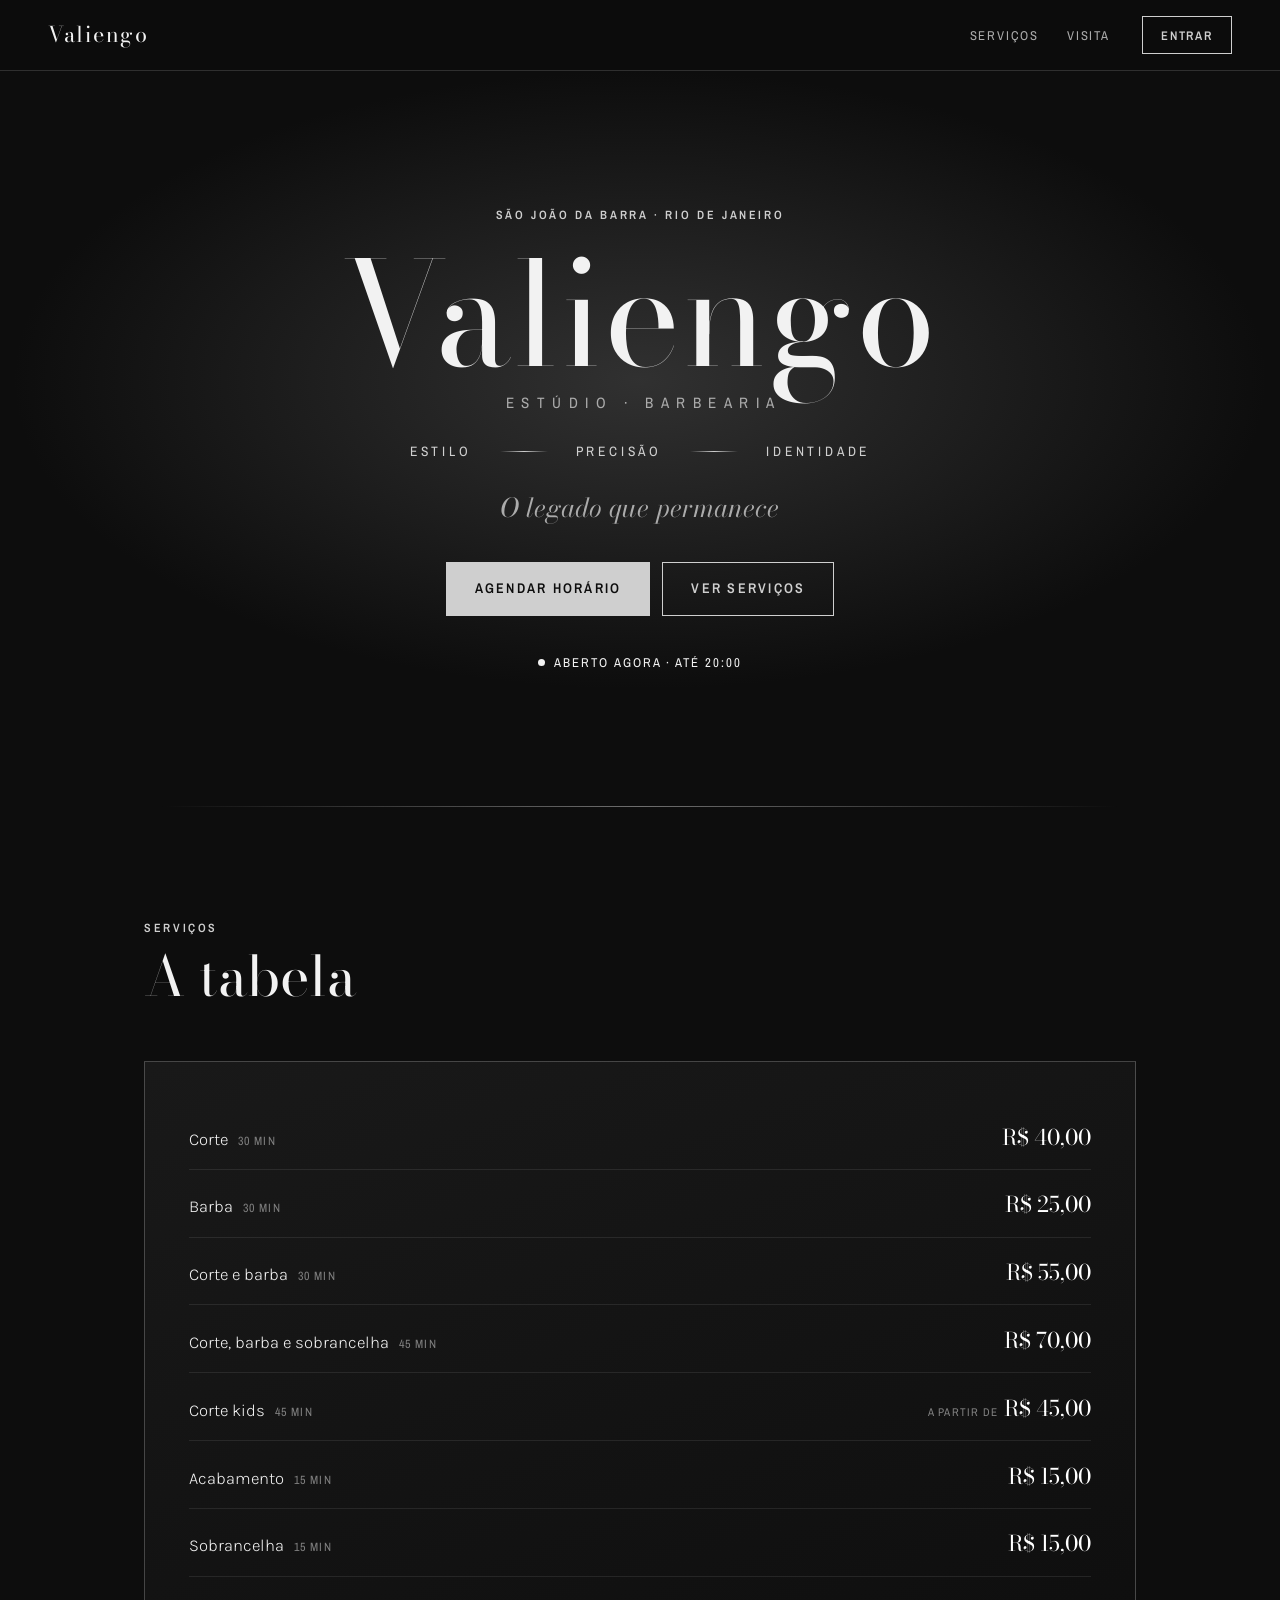
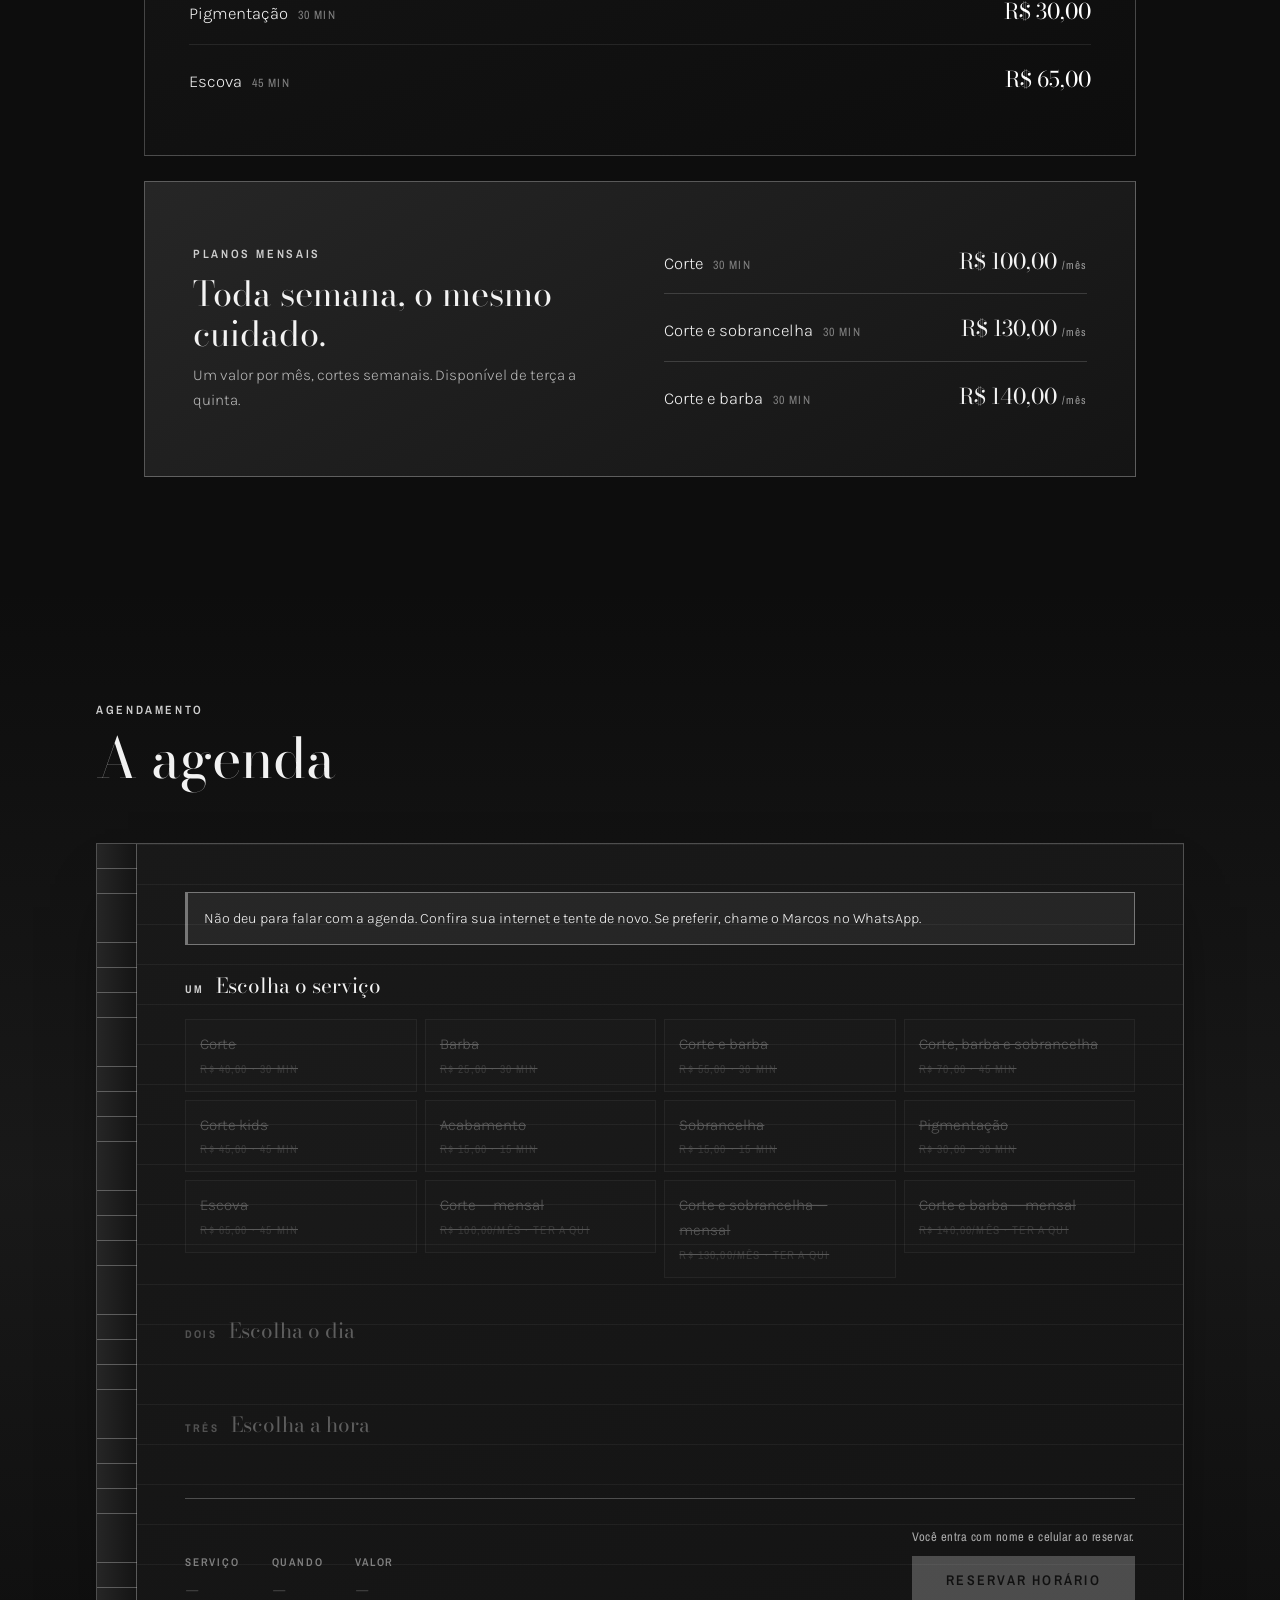
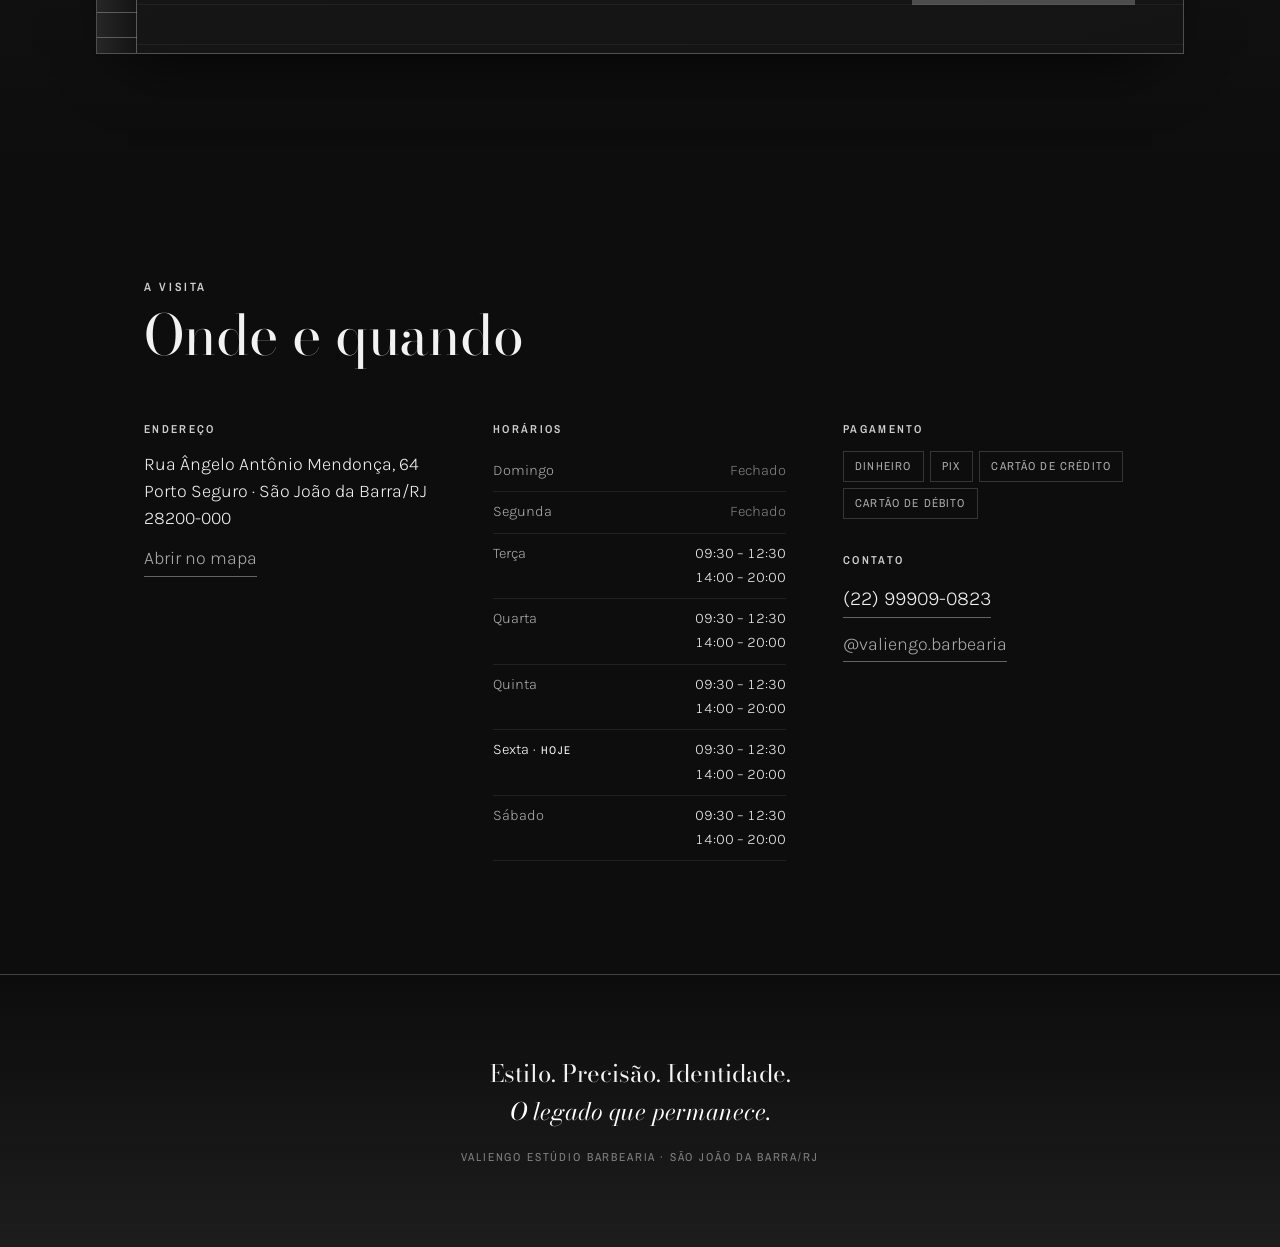
<file: index.html>
<!doctype html>
<html lang="pt-BR">
<head>
<meta charset="utf-8">
<meta name="viewport" content="width=device-width, initial-scale=1">
<title>Valiengo · Estúdio Barbearia — São João da Barra/RJ</title>
<meta name="description" content="Estilo, precisão e identidade. Barbearia em Porto Seguro, São João da Barra/RJ. Corte, barba e planos mensais. Agende seu horário.">
<meta property="og:title" content="Valiengo · Estúdio Barbearia">
<meta property="og:description" content="Estilo. Precisão. Identidade. O legado que permanece.">
<meta property="og:type" content="website">
<meta name="theme-color" content="#0d0d0d">
<link rel="icon" href="favicon.svg" type="image/svg+xml">
<link rel="icon" href="favicon-32.png" sizes="32x32" type="image/png">
<link rel="apple-touch-icon" href="apple-touch-icon.png">
<link rel="manifest" href="site.webmanifest">
<link rel="preconnect" href="https://fonts.googleapis.com">
<link rel="preconnect" href="https://fonts.gstatic.com" crossorigin>
<!-- Só os pesos que a página usa de fato, e o itálico real da Bodoni para o lema. -->
<link rel="preload" as="style"
      href="https://fonts.googleapis.com/css2?family=Archivo+Narrow:wght@400;600;700&family=Bodoni+Moda:ital,opsz,wght@0,6..96,400;1,6..96,400&family=Karla:wght@300;400&display=swap"
      onload="this.onload=null;this.rel='stylesheet'">
<noscript>
  <link rel="stylesheet"
        href="https://fonts.googleapis.com/css2?family=Archivo+Narrow:wght@400;600;700&family=Bodoni+Moda:ital,opsz,wght@0,6..96,400;1,6..96,400&family=Karla:wght@300;400&display=swap">
</noscript>
<link rel="stylesheet" href="css/styles.css">
</head>
<body>

<a class="pular" href="#agendar">Ir para o agendamento</a>

<header class="topo" id="topo">
  <a class="topo__marca" href="#topo">Valiengo</a>
  <nav class="topo__nav" aria-label="Seções">
    <a href="#servicos">Serviços</a>
    <a href="#visita">Visita</a>
  </nav>
  <button class="topo__conta" id="topo-conta" type="button" data-logado="nao">Entrar</button>
</header>

<main>

  <!-- ── Capa ─────────────────────────────────────────────── -->
  <section class="capa">
    <div class="capa__interno">
      <p class="sobrancelha capa__local">São João da Barra · Rio de Janeiro</p>

      <h1 class="capa__marca">
        <span class="capa__nome">Valiengo</span>
        <span class="capa__tipo">Estúdio · Barbearia</span>
      </h1>

      <ul class="pilares" aria-label="Pilares do estúdio">
        <li>Estilo</li>
        <li>Precisão</li>
        <li>Identidade</li>
      </ul>

      <p class="capa__lema">O legado que permanece</p>

      <div class="capa__acoes">
        <a class="botao botao--cheio" href="#agendar">Agendar horário</a>
        <a class="botao botao--vazado" href="#servicos">Ver serviços</a>
      </div>

      <p class="estado" id="estado" data-estado="carregando">
        <span class="estado__ponto" aria-hidden="true"></span>
        <span class="estado__texto">Conferindo o horário…</span>
      </p>
    </div>
    <div class="capa__lamina" aria-hidden="true"></div>
  </section>

  <!-- ── Serviços ─────────────────────────────────────────── -->
  <section class="secao" id="servicos">
    <header class="secao__topo">
      <p class="sobrancelha">Serviços</p>
      <h2 class="secao__titulo">A tabela</h2>
    </header>

    <div class="quadro">
      <ul class="tabela" id="tabela-servicos"></ul>
    </div>

    <div class="planos">
      <div class="planos__texto">
        <p class="sobrancelha">Planos mensais</p>
        <h3 class="planos__titulo">Toda semana, o mesmo cuidado.</h3>
        <p class="planos__desc">
          Um valor por mês, cortes semanais. Disponível de terça a quinta.
        </p>
      </div>
      <ul class="tabela tabela--planos" id="tabela-planos"></ul>
    </div>
  </section>

  <!-- ── Agendamento ──────────────────────────────────────── -->
  <section class="secao secao--agenda" id="agendar">
    <header class="secao__topo">
      <p class="sobrancelha">Agendamento</p>
      <h2 class="secao__titulo">A agenda</h2>
    </header>

    <div class="caderno">
      <div class="caderno__lombada" aria-hidden="true"></div>

      <form class="caderno__folha" id="form-agenda" novalidate>

        <p class="erro erro--bloco" id="erro-agenda" role="alert" hidden></p>

        <!-- Passo 1 -->
        <fieldset class="passo" data-passo="1">
          <legend><span class="passo__num">Um</span> Escolha o serviço</legend>
          <div class="opcoes" id="opcoes-servico" role="radiogroup" aria-label="Serviço"></div>
        </fieldset>

        <!-- Passo 2 -->
        <fieldset class="passo" data-passo="2" id="passo-data" disabled>
          <legend><span class="passo__num">Dois</span> Escolha o dia</legend>
          <div class="dias" id="opcoes-data" role="radiogroup" aria-label="Dia"></div>
        </fieldset>

        <!-- Passo 3 -->
        <fieldset class="passo" data-passo="3" id="passo-hora" disabled>
          <legend><span class="passo__num">Três</span> Escolha a hora</legend>
          <div class="horas" id="opcoes-hora" role="radiogroup" aria-label="Hora"></div>
          <p class="aviso" id="aviso-hora" hidden></p>
        </fieldset>

        <!-- Resumo -->
        <footer class="resumo" id="resumo">
          <dl class="resumo__lista">
            <div><dt>Serviço</dt><dd id="r-servico">—</dd></div>
            <div><dt>Quando</dt><dd id="r-quando">—</dd></div>
            <div><dt>Valor</dt><dd id="r-valor">—</dd></div>
          </dl>
          <div class="resumo__acao">
            <p class="resumo__conta" id="resumo-conta"></p>
            <p class="erro" id="erro-reserva" role="alert" hidden></p>
            <button class="botao botao--cheio" id="btn-confirmar" type="submit" disabled>
              Reservar horário
            </button>
          </div>
        </footer>
      </form>
    </div>

    <!-- Confirmação -->
    <div class="bilhete" id="bilhete" hidden>
      <p class="sobrancelha">Horário reservado</p>
      <h3 class="bilhete__titulo" id="bilhete-titulo"></h3>
      <p class="bilhete__texto">
        O horário é seu, já está guardado na agenda. Mande uma mensagem para o
        Marcos saber que você vem.
      </p>
      <div class="bilhete__acoes">
        <a class="botao botao--cheio" id="bilhete-zap" href="#" target="_blank" rel="noopener">
          Avisar no WhatsApp
        </a>
        <button class="botao botao--vazado" id="bilhete-novo" type="button">
          Marcar outro
        </button>
      </div>
    </div>
  </section>

  <!-- ── Visita ───────────────────────────────────────────── -->
  <section class="secao secao--visita" id="visita">
    <header class="secao__topo">
      <p class="sobrancelha">A visita</p>
      <h2 class="secao__titulo">Onde e quando</h2>
    </header>

    <div class="visita">
      <div class="visita__bloco">
        <h3 class="visita__rotulo">Endereço</h3>
        <p class="visita__end" id="endereco"></p>
        <a class="link" id="link-mapa" href="#" target="_blank" rel="noopener">Abrir no mapa</a>
      </div>

      <div class="visita__bloco">
        <h3 class="visita__rotulo">Horários</h3>
        <table class="horarios" id="horarios">
          <caption class="oculto">Horário de atendimento por dia da semana</caption>
          <tbody></tbody>
        </table>
      </div>

      <div class="visita__bloco">
        <h3 class="visita__rotulo">Pagamento</h3>
        <ul class="pagamentos" id="pagamentos"></ul>

        <h3 class="visita__rotulo visita__rotulo--esp">Contato</h3>
        <a class="link link--forte" id="link-tel" href="#"></a>
        <a class="link" id="link-insta" href="#" target="_blank" rel="noopener">@valiengo.barbearia</a>
      </div>
    </div>
  </section>

</main>

<!-- Atalho de celular: some quando a capa ou a própria agenda estão na tela. -->
<a class="barra" id="barra" href="#agendar" hidden>
  <span class="barra__texto">Agendar horário</span>
  <span class="barra__estado" id="barra-estado"></span>
</a>

<footer class="rodape">
  <p class="rodape__lema">Estilo. Precisão. Identidade.<br><em>O legado que permanece.</em></p>
  <p class="rodape__cred">Valiengo Estúdio Barbearia · São João da Barra/RJ</p>
</footer>

<!-- Conta do cliente (login/perfil) — salva no aparelho, ver js/perfil.js -->
<div class="modal" id="modal-conta" hidden>
  <div class="modal__fundo"></div>
  <div class="modal__caixa" role="dialog" aria-modal="true" aria-labelledby="modal-titulo">
    <button class="modal__x" id="modal-x" type="button" aria-label="Fechar">×</button>
    <p class="sobrancelha">Sua conta</p>
    <h2 class="modal__titulo" id="modal-titulo">Entrar</h2>
    <p class="modal__texto" id="modal-texto"></p>
    <form id="form-conta" novalidate>
      <label class="campo">
        <span class="campo__rotulo">Nome</span>
        <input class="campo__entrada" id="conta-nome" type="text"
               autocomplete="name" required placeholder="Como o Marcos te chama">
      </label>
      <label class="campo">
        <span class="campo__rotulo">Celular</span>
        <input class="campo__entrada" id="conta-telefone" type="tel"
               inputmode="numeric" autocomplete="tel" required placeholder="(22) 90000-0000">
      </label>
      <p class="erro" id="conta-erro" role="alert" hidden></p>
      <div class="modal__acoes">
        <button class="botao botao--cheio" id="conta-salvar" type="submit">Entrar</button>
        <button class="botao botao--vazado" id="conta-sair" type="button" hidden>Sair</button>
      </div>
    </form>
  </div>
</div>

<script type="module" src="js/app.js"></script>
</body>
</html>
</file>
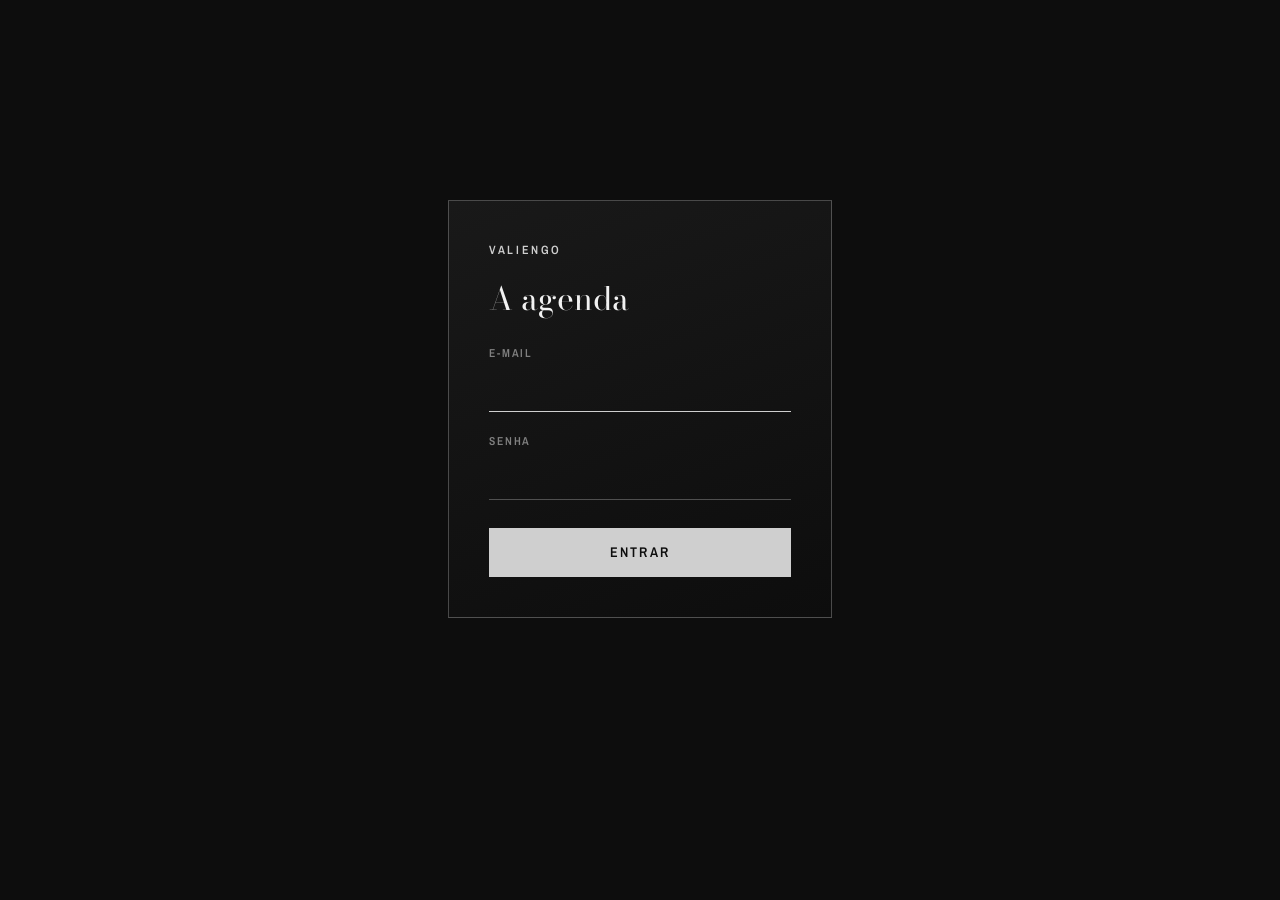
<file: agenda.html>
<!doctype html>
<html lang="pt-BR">
<head>
<meta charset="utf-8">
<meta name="viewport" content="width=device-width, initial-scale=1">
<title>Agenda · Valiengo</title>
<meta name="robots" content="noindex, nofollow">
<meta name="theme-color" content="#0d0d0d">
<link rel="icon" href="favicon.svg" type="image/svg+xml">
<link rel="icon" href="favicon-32.png" sizes="32x32" type="image/png">
<link rel="apple-touch-icon" href="apple-touch-icon.png">
<link rel="preconnect" href="https://fonts.googleapis.com">
<link rel="preconnect" href="https://fonts.gstatic.com" crossorigin>
<link rel="preload" as="style"
      href="https://fonts.googleapis.com/css2?family=Archivo+Narrow:wght@400;600;700&family=Bodoni+Moda:ital,opsz,wght@0,6..96,400;1,6..96,400&family=Karla:wght@300;400&display=swap"
      onload="this.onload=null;this.rel='stylesheet'">
<link rel="stylesheet" href="css/styles.css">
<link rel="stylesheet" href="css/painel.css">
</head>
<body class="painel">

<!-- ── Entrar ──────────────────────────────────────────────── -->
<section class="entrar" id="entrar" hidden>
  <form class="entrar__caixa" id="form-entrar" novalidate>
    <p class="sobrancelha">Valiengo</p>
    <h1 class="entrar__titulo">A agenda</h1>

    <label class="campo">
      <span class="campo__rotulo">E-mail</span>
      <input class="campo__entrada" id="entrar-email" type="email"
             autocomplete="username" required>
    </label>
    <label class="campo">
      <span class="campo__rotulo">Senha</span>
      <input class="campo__entrada" id="entrar-senha" type="password"
             autocomplete="current-password" required>
    </label>

    <p class="erro" id="entrar-erro" role="alert" hidden></p>
    <button class="botao botao--cheio" id="entrar-botao" type="submit">Entrar</button>
  </form>
</section>

<!-- ── Painel (agenda + ajustes) ───────────────────────────── -->
<div id="painel" hidden>

  <header class="painel__topo">
    <p class="sobrancelha">Valiengo</p>
    <button class="botao botao--vazado botao--curto" id="sair" type="button">Sair</button>
  </header>

  <nav class="abas" role="tablist" aria-label="Seções do painel">
    <button class="aba" id="tab-agenda" type="button" role="tab" data-aba="agenda" aria-selected="true">Agenda</button>
    <button class="aba" id="tab-caixa" type="button" role="tab" data-aba="caixa" aria-selected="false">Caixa</button>
    <button class="aba" id="tab-assinantes" type="button" role="tab" data-aba="assinantes" aria-selected="false">Assinantes</button>
    <button class="aba" id="tab-ajustes" type="button" role="tab" data-aba="ajustes" aria-selected="false">Ajustes</button>
  </nav>

  <!-- Aba: agenda do dia -->
  <section id="aba-agenda" role="tabpanel" aria-labelledby="tab-agenda">
    <div class="painel__cab">
      <p class="sobrancelha">Agenda</p>
      <h1 class="painel__dia" id="painel-dia"></h1>
    </div>

    <!-- Atalho para as próximas reservas, preenchido por painel.js -->
    <div class="proximas" id="proximas" hidden></div>

    <nav class="navegar" aria-label="Trocar de dia">
      <button class="navegar__seta" id="dia-antes" type="button" aria-label="Dia anterior">←</button>
      <button class="navegar__hoje" id="dia-hoje" type="button">Hoje</button>
      <button class="navegar__seta" id="dia-depois" type="button" aria-label="Próximo dia">→</button>
    </nav>

    <p class="painel__resumo" id="painel-resumo"></p>

    <main class="lista" id="lista"></main>

    <p class="erro" id="painel-erro" role="alert" hidden></p>
  </section>

  <!-- Aba: caixa (faturamento pela agenda) — preenchida por painel-caixa.js -->
  <section id="aba-caixa" role="tabpanel" aria-labelledby="tab-caixa" hidden>
    <div id="caixa-conteudo"></div>
  </section>

  <!-- Aba: assinantes — preenchida por painel-assinantes.js -->
  <section id="aba-assinantes" role="tabpanel" aria-labelledby="tab-assinantes" hidden>
    <div id="assinantes-conteudo"></div>
  </section>

  <!-- Aba: ajustes (editores) — preenchida por painel-ajustes.js -->
  <section id="aba-ajustes" role="tabpanel" aria-labelledby="tab-ajustes" hidden>
    <div id="ajustes-conteudo"></div>
  </section>
</div>

<script type="module" src="js/painel.js"></script>
</body>
</html>
</file>
<file: css/styles.css>
/* ═══════════════════════════════════════════════════════════
   Valiengo · Estúdio Barbearia
   Paleta preto e branco, seguindo a marca do estúdio: grafite da
   cadeira, prata polida da navalha, porcelana da pia sobre breu.
   (Os nomes das variáveis são herdados; hoje guardam tons neutros.)
   ═══════════════════════════════════════════════════════════ */

:root {
  --couro:      #262626;  /* grafite — superfície elevada (era oxblood) */
  --couro-esc:  #141414;
  --breu:       #0d0d0d;  /* preto, nunca #000 puro */
  --breu-claro: #191919;
  --porcelana:  #f2f2f2;
  --porcelana-fosca: #ababab;
  --latao:      #cfcfcf;  /* prata — acento (era latão) */
  --latao-claro:#ffffff;
  --aco:        #808080;

  --fonte-display: 'Bodoni Moda', Georgia, serif;
  --fonte-texto:   'Karla', system-ui, sans-serif;
  --fonte-util:    'Archivo Narrow', 'Arial Narrow', sans-serif;

  --medida: 68rem;
  --curva: cubic-bezier(.2, .7, .3, 1);
  --resp: 260ms var(--curva);
}

*, *::before, *::after { box-sizing: border-box; }

/* `display` nas classes abaixo venceria o atributo hidden. Este fecha a porta. */
[hidden] { display: none !important; }

/* O fieldset carrega um min-width: min-content embutido e ignora o pai: sem
   isto, a régua de dias estica o formulário para além da tela no celular. */
fieldset { min-inline-size: 0; }

/* O fundo também no html: com overflow-x hidden no body, o iOS Safari deixa de
   propagar o fundo para o canvas e mostra uma faixa branca atrás da barra. */
html { scroll-behavior: smooth; background: var(--breu); }

body {
  margin: 0;
  background: var(--breu);
  color: var(--porcelana);
  font-family: var(--fonte-texto);
  font-weight: 300;
  font-size: clamp(1rem, .95rem + .3vw, 1.125rem);
  line-height: 1.65;
  -webkit-font-smoothing: antialiased;
  -webkit-tap-highlight-color: rgba(207, 207, 207, .25);
  overflow-x: hidden;
}

h1, h2, h3 { margin: 0; font-family: var(--fonte-display); font-weight: 400; }
p { margin: 0; }
ul, ol { margin: 0; padding: 0; list-style: none; }

/* O cabeçalho é fixo: sem isto, os links de âncora param atrás dele. */
:target, section[id] { scroll-margin-top: 5.5rem; }

:focus-visible {
  outline: 2px solid var(--latao-claro);
  outline-offset: 3px;
}

.oculto {
  position: absolute; width: 1px; height: 1px;
  overflow: hidden; clip-path: inset(50%); white-space: nowrap;
}

.pular {
  position: absolute; left: 50%; top: 0;
  transform: translate(-50%, -120%);
  z-index: 100;
  padding: .75rem 1.25rem;
  background: var(--latao); color: var(--breu);
  font-family: var(--fonte-util); text-decoration: none;
}
.pular:focus { transform: translate(-50%, 0); }

/* ── Peças reutilizadas ─────────────────────────────────── */

.sobrancelha {
  font-family: var(--fonte-util);
  font-size: .75rem;
  font-weight: 600;
  text-transform: uppercase;
  letter-spacing: .22em;
  color: var(--latao);
}

/* Trocar de família sem fixar o peso faz herdar o 300 do body, que nenhuma
   destas fontes carrega — o navegador então falsifica o traço. Peso explícito
   em tudo que muda de família. */
.pilares, .estado, .ficha__meta, .tabela__dur, .tabela__apartir, .tabela__sufixo,
.pagamentos li, .rodape__cred, .topo__nav a,
.horas .ficha__corpo, .horarios__dia::after { font-weight: 400; }

.campo__rotulo, .resumo__lista dt, .pular { font-weight: 600; }

.topo__marca, .capa__lema, .tabela__preco, .resumo__lista dd, .ficha__dia,
.passo legend, .rodape__lema { font-weight: 400; }

.botao {
  display: inline-flex;
  align-items: center;
  justify-content: center;
  padding: .9rem 1.75rem;
  border: 1px solid var(--latao);
  border-radius: 0;
  font-family: var(--fonte-util);
  font-size: .875rem;
  font-weight: 600;
  text-transform: uppercase;
  letter-spacing: .16em;
  text-decoration: none;
  cursor: pointer;
  transition: background var(--resp), color var(--resp), border-color var(--resp),
    transform var(--resp), box-shadow var(--resp);
}
.botao--cheio { background: var(--latao); color: var(--breu); }
.botao--cheio:hover:not(:disabled) {
  background: var(--latao-claro);
  border-color: var(--latao-claro);
  transform: translateY(-2px);
  box-shadow: 0 12px 26px -14px rgba(0, 0, 0, .85);
}
.botao--vazado { background: none; color: var(--latao); }
.botao--vazado:hover { background: rgba(207, 207, 207, .12); transform: translateY(-2px); }
.botao:active:not(:disabled) { transform: translateY(0); }
.botao:disabled { opacity: .3; cursor: not-allowed; }

.link {
  display: block;
  width: fit-content;
  color: var(--porcelana-fosca);
  text-decoration: none;
  border-bottom: 1px solid rgba(207, 207, 207, .45);
  padding-bottom: 2px;
  transition: color var(--resp), border-color var(--resp);
}
.link:hover { color: var(--latao-claro); border-color: var(--latao-claro); }
.link--forte { font-size: 1.25rem; color: var(--porcelana); }

/* ── Topo ───────────────────────────────────────────────── */

.topo {
  position: sticky;
  top: 0;
  z-index: 50;
  display: flex;
  align-items: center;
  gap: 2rem;
  padding: 1rem clamp(1.25rem, 4vw, 3rem);
  background: rgba(13, 13, 13, .82);
  backdrop-filter: blur(12px);
  border-bottom: 1px solid rgba(207, 207, 207, .18);
}

.topo__marca {
  font-family: var(--fonte-display);
  font-size: 1.35rem;
  letter-spacing: .08em;
  color: var(--porcelana);
  text-decoration: none;
}

.topo__nav {
  display: flex;
  gap: 1.75rem;
  margin-left: auto;
}
.topo__nav a {
  position: relative;
  font-family: var(--fonte-util);
  font-size: .8rem;
  text-transform: uppercase;
  letter-spacing: .14em;
  color: var(--porcelana-fosca);
  text-decoration: none;
  transition: color var(--resp);
}
.topo__nav a::after {
  content: '';
  position: absolute;
  left: 0;
  right: 0;
  bottom: -5px;
  height: 1px;
  background: var(--latao);
  transform: scaleX(0);
  transform-origin: left;
  transition: transform var(--resp);
}
.topo__nav a:hover { color: var(--latao-claro); }
.topo__nav a:hover::after { transform: scaleX(1); }

.topo__conta {
  padding: .6rem 1.15rem;
  border: 1px solid var(--latao);
  background: none;
  font-family: var(--fonte-util);
  font-size: .78rem;
  font-weight: 600;
  text-transform: uppercase;
  letter-spacing: .14em;
  color: var(--latao);
  text-decoration: none;
  cursor: pointer;
  transition: background var(--resp), color var(--resp);
}
.topo__conta:hover { background: var(--latao); color: var(--breu); }
/* Logado: mostra o nome; um ponto discreto marca a sessão ativa. */
.topo__conta[data-logado="sim"] { color: var(--porcelana); }
.topo__conta[data-logado="sim"]::before {
  content: '';
  display: inline-block;
  width: 6px; height: 6px;
  margin-right: .5rem;
  border-radius: 50%;
  background: var(--latao);
  vertical-align: middle;
}
.topo__conta[data-logado="sim"]:hover { color: var(--breu); }
.topo__conta[data-logado="sim"]:hover::before { background: var(--breu); }

@media (max-width: 46rem) {
  .topo__nav { display: none; }
  .topo__conta { margin-left: auto; }
}

/* ── Capa ───────────────────────────────────────────────── */

.capa {
  position: relative;
  min-height: min(88svh, 46rem);
  display: grid;
  place-items: center;
  padding: clamp(4rem, 10vw, 8rem) clamp(1.25rem, 4vw, 3rem);
  text-align: center;
  background:
    radial-gradient(ellipse 70% 60% at 50% 42%, rgba(78, 78, 78, .55), transparent 70%),
    var(--breu);
  overflow: hidden;
}

.capa__interno {
  max-width: 44rem;
  display: grid;
  justify-items: center;
  gap: 1.5rem;
}

.capa__marca { display: grid; gap: .75rem; }

.capa__nome {
  display: block;
  font-size: clamp(3.5rem, 13vw, 9rem);
  font-weight: 400;
  line-height: .9;
  letter-spacing: .02em;
  animation: subir 900ms cubic-bezier(.2, .7, .3, 1) both;
}

.capa__tipo {
  display: block;
  font-family: var(--fonte-util);
  font-size: clamp(.75rem, .7rem + .3vw, .95rem);
  font-weight: 400;
  text-transform: uppercase;
  letter-spacing: .5em;
  text-indent: .5em;
  color: var(--porcelana-fosca);
  animation: subir 900ms 120ms cubic-bezier(.2, .7, .3, 1) both;
}

/* Os três pilares, separados por fios de navalha */
.pilares {
  display: flex;
  align-items: center;
  gap: clamp(.75rem, 3vw, 1.75rem);
  font-family: var(--fonte-util);
  font-size: clamp(.7rem, .65rem + .25vw, .85rem);
  text-transform: uppercase;
  letter-spacing: .28em;
  color: var(--latao);
  animation: subir 900ms 240ms cubic-bezier(.2, .7, .3, 1) both;
}
.pilares li { display: flex; align-items: center; gap: clamp(.75rem, 3vw, 1.75rem); }
.pilares li + li::before {
  content: '';
  width: clamp(1.5rem, 5vw, 3rem);
  height: 1px;
  background: linear-gradient(90deg, transparent, var(--latao) 50%, transparent);
}

.capa__lema {
  font-family: var(--fonte-display);
  font-style: italic;
  font-size: clamp(1.15rem, 1rem + .8vw, 1.65rem);
  color: var(--porcelana-fosca);
  animation: subir 900ms 360ms cubic-bezier(.2, .7, .3, 1) both;
}

.capa__acoes {
  display: flex;
  flex-wrap: wrap;
  justify-content: center;
  gap: .75rem;
  margin-top: .5rem;
  animation: subir 900ms 480ms cubic-bezier(.2, .7, .3, 1) both;
}

/* Fio de navalha no pé da capa */
.capa__lamina {
  position: absolute;
  left: 50%;
  bottom: 0;
  width: min(90%, 60rem);
  height: 1px;
  transform: translateX(-50%);
  background: linear-gradient(90deg, transparent, var(--latao) 50%, transparent);
  opacity: .5;
}

.estado {
  display: flex;
  align-items: center;
  gap: .6rem;
  margin-top: .75rem;
  font-family: var(--fonte-util);
  font-size: .8rem;
  text-transform: uppercase;
  letter-spacing: .16em;
  color: var(--porcelana-fosca);
  animation: subir 900ms 600ms cubic-bezier(.2, .7, .3, 1) both;
}
.estado__ponto {
  width: 7px; height: 7px;
  border-radius: 50%;
  background: var(--aco);
}
.estado[data-estado="aberto"] .estado__ponto {
  background: var(--porcelana);
  box-shadow: 0 0 0 0 rgba(242, 242, 242, .55);
  animation: pulso 2.4s ease-out infinite;
}
.estado[data-estado="aberto"] .estado__texto { color: var(--porcelana); }

@keyframes subir {
  from { opacity: 0; transform: translateY(1.25rem); }
  to   { opacity: 1; transform: none; }
}
@keyframes pulso {
  to { box-shadow: 0 0 0 12px rgba(242, 242, 242, 0); }
}

/* ── Revelação ao rolar ─────────────────────────────────── */

/* A classe .revela é adicionada por JS só quando há movimento permitido e o
   IntersectionObserver existe. Sem JS, nada fica invisível. */
.revela {
  opacity: 0;
  transform: translateY(18px);
  transition: opacity .7s var(--curva), transform .7s var(--curva);
  will-change: opacity, transform;
}
.revela.dentro { opacity: 1; transform: none; }

/* Blocos lado a lado entram em cascata leve. */
.visita__bloco.revela:nth-child(2) { transition-delay: .09s; }
.visita__bloco.revela:nth-child(3) { transition-delay: .18s; }

/* ── Seções ─────────────────────────────────────────────── */

.secao {
  max-width: var(--medida);
  margin-inline: auto;
  padding: clamp(4rem, 9vw, 7rem) clamp(1.25rem, 4vw, 3rem);
}
.secao--agenda { background: linear-gradient(180deg, transparent, rgba(78, 78, 78, .18), transparent); max-width: none; }
.secao--agenda > *, .secao--visita > * { max-width: var(--medida); margin-inline: auto; }

.secao__topo { display: grid; gap: .5rem; margin-bottom: clamp(2rem, 5vw, 3.5rem); }
.secao__titulo { font-size: clamp(2rem, 1.4rem + 2.6vw, 3.5rem); line-height: 1.05; }

/* ── Tabela de serviços (quadro esmaltado) ──────────────── */

.quadro {
  padding: clamp(1.5rem, 4vw, 2.75rem);
  background: linear-gradient(160deg, var(--breu-claro), var(--breu));
  border: 1px solid rgba(207, 207, 207, .28);
}

.tabela { display: grid; gap: .25rem; }

.tabela__item {
  display: grid;
  grid-template-columns: 1fr auto;
  align-items: baseline;
  gap: .75rem;
  padding: .85rem 0;
  border-bottom: 1px solid rgba(240, 240, 240, .09);
  transition: background var(--resp);
}
.tabela__item:last-child { border-bottom: none; }
.tabela__item:hover { background: rgba(240, 240, 240, .025); }

.tabela__nome { font-size: 1.05rem; color: var(--porcelana); }
.tabela__dur {
  margin-left: .6rem;
  font-family: var(--fonte-util);
  font-size: .75rem;
  text-transform: uppercase;
  letter-spacing: .1em;
  color: var(--aco);
}
.tabela__preco {
  font-family: var(--fonte-display);
  font-size: 1.35rem;
  color: var(--latao-claro);
  white-space: nowrap;
}
.tabela__apartir {
  font-family: var(--fonte-util);
  font-size: .7rem;
  text-transform: uppercase;
  letter-spacing: .1em;
  color: var(--aco);
  margin-right: .35rem;
}

/* ── Planos ─────────────────────────────────────────────── */

.planos {
  display: grid;
  grid-template-columns: 1fr 1fr;
  gap: clamp(1.5rem, 4vw, 3rem);
  align-items: center;
  margin-top: 1.5rem;
  padding: clamp(1.75rem, 4vw, 3rem);
  background: linear-gradient(150deg, var(--couro), var(--couro-esc));
  border: 1px solid rgba(207, 207, 207, .35);
}
.planos__texto { display: grid; gap: .6rem; }
.planos__titulo { font-size: clamp(1.5rem, 1.2rem + 1.2vw, 2.15rem); line-height: 1.15; }
.planos__desc { color: rgba(240, 240, 240, .72); font-size: .95rem; }
.tabela--planos .tabela__item { border-bottom-color: rgba(240, 240, 240, .16); }
.tabela--planos .tabela__preco { color: var(--porcelana); }
.tabela--planos .tabela__sufixo {
  font-family: var(--fonte-util);
  font-size: .7rem;
  letter-spacing: .1em;
  color: rgba(240, 240, 240, .6);
}

@media (max-width: 46rem) {
  .planos { grid-template-columns: 1fr; }
}

/* ── Caderno de agenda (assinatura) ─────────────────────── */

.caderno {
  display: grid;
  grid-template-columns: 2.5rem 1fr;
  background: linear-gradient(165deg, var(--breu-claro), #141414);
  border: 1px solid rgba(207, 207, 207, .3);
  box-shadow: 0 32px 64px -32px rgba(0, 0, 0, .9);
}

.caderno__lombada {
  background:
    repeating-linear-gradient(180deg,
      transparent 0 1.5rem,
      rgba(207, 207, 207, .35) 1.5rem 1.55rem),
    linear-gradient(90deg, var(--couro), var(--couro-esc));
  border-right: 1px solid rgba(207, 207, 207, .3);
}

.caderno__folha {
  min-width: 0; /* item de grid: sem isto o conteúdo largo empurra a coluna */
  padding: clamp(1.5rem, 4vw, 3rem);
  /* pautas do caderno */
  background-image: linear-gradient(rgba(240, 240, 240, .05) 1px, transparent 1px);
  background-size: 100% 2.5rem;
}

.passo {
  margin: 0 0 2.25rem;
  padding: 0;
  border: none;
  transition: opacity var(--resp);
}
.passo:disabled { opacity: .32; }

.passo legend {
  display: flex;
  align-items: baseline;
  gap: .75rem;
  margin-bottom: 1rem;
  padding: 0;
  font-family: var(--fonte-display);
  font-size: 1.3rem;
  color: var(--porcelana);
}
.passo__num {
  font-family: var(--fonte-util);
  font-size: .7rem;
  font-weight: 700;
  text-transform: uppercase;
  letter-spacing: .2em;
  color: var(--latao);
}

/* Fichas de escolha */
.opcoes { display: grid; grid-template-columns: repeat(auto-fit, minmax(13rem, 1fr)); gap: .5rem; }
.horas  { display: grid; grid-template-columns: repeat(auto-fill, minmax(5.25rem, 1fr)); gap: .5rem; }

/* Régua de dias: rola no dedo, com parada em cada ficha. */
.dias {
  display: flex;
  gap: .5rem;
  min-width: 0;
  overflow-x: auto;
  padding-bottom: .5rem;
  scroll-snap-type: x mandatory;
  -webkit-overflow-scrolling: touch;
  overscroll-behavior-x: contain;
  scrollbar-width: none;
}
.dias::-webkit-scrollbar { display: none; }
.dias .ficha { scroll-snap-align: start; }

.ficha { position: relative; }
.ficha input {
  position: absolute; inset: 0;
  opacity: 0; cursor: pointer;
  width: 100%; height: 100%;
  margin: 0;
}
.ficha__corpo {
  display: grid;
  gap: .15rem;
  padding: .75rem .9rem;
  border: 1px solid rgba(240, 240, 240, .18);
  background: rgba(240, 240, 240, .03);
  cursor: pointer;
  transition: border-color var(--resp), background var(--resp), color var(--resp),
    transform var(--resp), box-shadow var(--resp);
}
.ficha input:hover + .ficha__corpo { border-color: rgba(207, 207, 207, .6); }
.ficha input:focus-visible + .ficha__corpo { outline: 2px solid var(--latao-claro); outline-offset: 2px; }
.ficha input:checked + .ficha__corpo {
  border-color: var(--latao);
  background: rgba(207, 207, 207, .16);
  transform: translateY(-2px);
  box-shadow: 0 10px 20px -14px rgba(0, 0, 0, .9);
}
.ficha input:disabled + .ficha__corpo {
  opacity: .3;
  cursor: not-allowed;
  text-decoration: line-through;
}

.ficha__titulo { font-size: .95rem; color: var(--porcelana); }
.ficha__meta {
  font-family: var(--fonte-util);
  font-size: .72rem;
  text-transform: uppercase;
  letter-spacing: .1em;
  color: var(--aco);
}
.ficha input:checked + .ficha__corpo .ficha__meta { color: var(--latao-claro); }

/* Dia: ficha vertical estilo calendário */
.dias .ficha { flex: 0 0 auto; }
.dias .ficha__corpo { min-width: 4.5rem; text-align: center; justify-items: center; }
.dias .ficha__dia {
  font-family: var(--fonte-display);
  font-size: 1.5rem;
  line-height: 1.1;
  color: var(--porcelana);
}

.horas .ficha__corpo {
  justify-items: center;
  font-family: var(--fonte-util);
  font-size: .95rem;
  letter-spacing: .06em;
}

.aviso, .erro {
  margin-top: .75rem;
  font-size: .9rem;
  color: var(--porcelana-fosca);
}
.erro { color: var(--porcelana); }

.erro--bloco {
  margin: 0 0 1.5rem;
  padding: .85rem 1rem;
  border: 1px solid rgba(240, 240, 240, .4);
  border-left-width: 3px;
  background: rgba(240, 240, 240, .06);
}

/* Campos */
.campos { display: grid; grid-template-columns: 1fr 1fr; gap: 1rem; }
.campo { display: grid; gap: .4rem; }
.campo__rotulo {
  font-family: var(--fonte-util);
  font-size: .72rem;
  text-transform: uppercase;
  letter-spacing: .16em;
  color: var(--aco);
}
.campo__entrada {
  padding: .7rem 0;
  border: none;
  border-bottom: 1px solid rgba(240, 240, 240, .28);
  border-radius: 0;
  background: none;
  color: var(--porcelana);
  font-family: var(--fonte-texto);
  font-size: 1.05rem;
  transition: border-color var(--resp);
}
.campo__entrada::placeholder { color: rgba(128, 128, 128, .7); }
.campo__entrada:focus { outline: none; border-bottom-color: var(--latao); }

@media (max-width: 40rem) {
  .campos { grid-template-columns: 1fr; }
  .caderno { grid-template-columns: 1rem 1fr; }
}

/* Resumo */
.resumo {
  display: flex;
  flex-wrap: wrap;
  align-items: end;
  justify-content: space-between;
  gap: 1.5rem;
  margin-top: 2.5rem;
  padding-top: 1.75rem;
  border-top: 1px solid rgba(207, 207, 207, .3);
}
.resumo__lista { display: flex; flex-wrap: wrap; gap: 2rem; margin: 0; }
.resumo__lista dt {
  font-family: var(--fonte-util);
  font-size: .7rem;
  text-transform: uppercase;
  letter-spacing: .16em;
  color: var(--aco);
}
.resumo__lista dd {
  margin: .2rem 0 0;
  font-family: var(--fonte-display);
  font-size: 1.15rem;
  color: var(--porcelana);
}

.resumo__acao { display: grid; gap: .5rem; justify-items: stretch; text-align: right; }
.resumo__conta {
  font-family: var(--fonte-util);
  font-size: .78rem;
  letter-spacing: .04em;
  color: var(--porcelana-fosca);
}
@media (max-width: 46rem) { .resumo__acao { text-align: left; } }

/* Bilhete de confirmação */
.bilhete {
  display: grid;
  gap: .75rem;
  justify-items: start;
  padding: clamp(1.75rem, 4vw, 2.75rem);
  background: linear-gradient(150deg, var(--couro), var(--couro-esc));
  border: 1px solid var(--latao);
  animation: subir 500ms cubic-bezier(.2, .7, .3, 1) both;
}
.bilhete__titulo { font-size: clamp(1.4rem, 1.1rem + 1.2vw, 2rem); line-height: 1.2; }
.bilhete__texto { color: rgba(240, 240, 240, .75); }
.bilhete__acoes { display: flex; flex-wrap: wrap; gap: .75rem; margin-top: .75rem; }

/* ── Visita ─────────────────────────────────────────────── */

.visita {
  display: grid;
  grid-template-columns: repeat(auto-fit, minmax(15rem, 1fr));
  gap: clamp(2rem, 5vw, 3.5rem);
}
.visita__bloco { display: grid; gap: .75rem; align-content: start; }
.visita__rotulo {
  font-family: var(--fonte-util);
  font-size: .72rem;
  font-weight: 600;
  text-transform: uppercase;
  letter-spacing: .2em;
  color: var(--latao);
}
.visita__rotulo--esp { margin-top: 1.25rem; }
.visita__end { color: var(--porcelana); line-height: 1.5; }

.horarios { width: 100%; border-collapse: collapse; }
.horarios td {
  padding: .5rem 0;
  border-bottom: 1px solid rgba(240, 240, 240, .09);
  font-size: .92rem;
  vertical-align: top;
}
.horarios__dia { color: var(--porcelana-fosca); }
.horarios__hora { text-align: right; color: var(--porcelana); font-variant-numeric: tabular-nums; }
.horarios tr[data-hoje="sim"] .horarios__dia { color: var(--latao-claro); }
.horarios tr[data-hoje="sim"] .horarios__dia::after {
  content: ' · hoje';
  font-family: var(--fonte-util);
  font-size: .7rem;
  text-transform: uppercase;
  letter-spacing: .1em;
}
.horarios__fechado { color: var(--aco); }

.pagamentos { display: flex; flex-wrap: wrap; gap: .4rem; }
.pagamentos li {
  padding: .3rem .7rem;
  border: 1px solid rgba(240, 240, 240, .18);
  font-family: var(--fonte-util);
  font-size: .72rem;
  text-transform: uppercase;
  letter-spacing: .1em;
  color: var(--porcelana-fosca);
}

/* ── Rodapé ─────────────────────────────────────────────── */

.rodape {
  display: grid;
  gap: 1rem;
  padding: clamp(3rem, 7vw, 5rem) clamp(1.25rem, 4vw, 3rem);
  text-align: center;
  border-top: 1px solid rgba(207, 207, 207, .2);
  background: linear-gradient(180deg, transparent, rgba(78, 78, 78, .25));
}
.rodape__lema {
  font-family: var(--fonte-display);
  font-size: clamp(1.15rem, 1rem + .7vw, 1.5rem);
  line-height: 1.6;
  color: var(--porcelana);
}
.rodape__lema em { color: var(--latao-claro); }
.rodape__cred {
  font-family: var(--fonte-util);
  font-size: .72rem;
  text-transform: uppercase;
  letter-spacing: .16em;
  color: var(--aco);
}

/* ── Barra de agendar (só no celular) ───────────────────── */

.barra {
  position: fixed;
  left: 0; right: 0; bottom: 0;
  z-index: 60;
  display: none; /* o media query de celular liga */
  align-items: center;
  justify-content: center;
  gap: .75rem;
  /* respeita a faixa de gestos do iPhone */
  padding: 1rem 1.25rem calc(1rem + env(safe-area-inset-bottom));
  background: var(--latao);
  color: var(--breu);
  font-family: var(--fonte-util);
  font-size: .9rem;
  font-weight: 700;
  text-transform: uppercase;
  letter-spacing: .16em;
  text-decoration: none;
  box-shadow: 0 -12px 32px -12px rgba(0, 0, 0, .8);
  transform: translateY(110%);
  transition: transform var(--resp);
}
.barra[data-visivel="sim"] { transform: none; }
.barra__estado {
  font-weight: 400;
  letter-spacing: .1em;
  opacity: .72;
}
.barra__estado:empty { display: none; }

@media (max-width: 46rem) {
  .barra { display: flex; }
  /* espaço para a barra não tampar o fim da página */
  .rodape { padding-bottom: calc(5.5rem + env(safe-area-inset-bottom)); }
}

/* ── Ajustes de celular ─────────────────────────────────── */

@media (max-width: 46rem) {
  :target, section[id] { scroll-margin-top: 4.5rem; }

  .topo { padding: .75rem 1.25rem; }
  .topo__marca { font-size: 1.15rem; }

  /* 44px é o mínimo confortável para o dedo */
  .topo__conta { min-height: 44px; padding: .6rem 1rem; }
  .botao { min-height: 48px; }
  .ficha__corpo { min-height: 48px; align-content: center; }

  /* a capa some atrás do topo fixo se contar 88svh cheios */
  .capa { min-height: calc(88svh - 4rem); }

  .resumo { flex-direction: column; align-items: stretch; }
  .resumo .botao { width: 100%; }
  .resumo__lista { gap: 1.25rem; }
  .bilhete__acoes { flex-direction: column; align-items: stretch; }
  .bilhete__acoes .botao { width: 100%; }
  .capa__acoes { width: 100%; flex-direction: column; }
  .capa__acoes .botao { width: 100%; }
}

/* ── Modal de conta (login/perfil) ─────────────────────── */

.modal {
  position: fixed;
  inset: 0;
  z-index: 200;
  display: grid;
  place-items: center;
  padding: 1.25rem;
}
.modal__fundo {
  position: absolute;
  inset: 0;
  background: rgba(0, 0, 0, .7);
  backdrop-filter: blur(4px);
}
.modal__caixa {
  position: relative;
  width: min(26rem, 100%);
  padding: clamp(1.75rem, 5vw, 2.5rem);
  background: linear-gradient(160deg, var(--breu-claro), var(--breu));
  border: 1px solid var(--latao);
  box-shadow: 0 32px 64px -32px rgba(0, 0, 0, .9);
  animation: subir 300ms var(--curva) both;
}
.modal__x {
  position: absolute;
  top: .35rem;
  right: .35rem;
  width: 44px;
  height: 44px;
  border: none;
  background: none;
  color: var(--porcelana-fosca);
  font-size: 1.6rem;
  line-height: 1;
  cursor: pointer;
  transition: color var(--resp);
}
.modal__x:hover { color: var(--porcelana); }
.modal__titulo { font-size: clamp(1.6rem, 1.3rem + 1vw, 2rem); line-height: 1.1; margin: .25rem 0 .6rem; }
.modal__texto { color: rgba(240, 240, 240, .7); font-size: .95rem; line-height: 1.5; margin-bottom: 1.5rem; }
.modal__caixa .campo { margin-bottom: 1rem; }
.modal__acoes { display: grid; gap: .6rem; margin-top: 1.5rem; }

/* ── Movimento reduzido ─────────────────────────────────── */

@media (prefers-reduced-motion: reduce) {
  html { scroll-behavior: auto; }
  *, *::before, *::after {
    animation-duration: .01ms !important;
    animation-iteration-count: 1 !important;
    transition-duration: .01ms !important;
  }
  /* nada de revelar/deslocar: conteúdo sempre visível e parado */
  .revela { opacity: 1 !important; transform: none !important; }
}
</file>
<file: css/painel.css>
/* A agenda do Marcos. Herda as cores e fontes de styles.css, mas aqui é
   ferramenta de trabalho, não vitrine: o que vale é ler de relance, entre um
   cliente e outro, com a mão ocupada. */

.painel {
  max-width: 42rem;
  margin-inline: auto;
  padding: clamp(1.25rem, 4vw, 2.5rem) clamp(1rem, 4vw, 2rem) 4rem;
}

/* ── Entrar ─────────────────────────────────────────────── */

.entrar {
  display: grid;
  place-items: center;
  min-height: 82svh;
}
.entrar__caixa {
  display: grid;
  gap: 1.25rem;
  width: min(24rem, 100%);
  padding: clamp(1.5rem, 5vw, 2.5rem);
  background: linear-gradient(160deg, var(--breu-claro), var(--breu));
  border: 1px solid rgba(207, 207, 207, .3);
}
.entrar__titulo { font-size: 2rem; line-height: 1.1; margin-bottom: .5rem; }
.entrar__caixa .botao { margin-top: .5rem; }

/* ── Topo ───────────────────────────────────────────────── */

.painel__topo {
  display: flex;
  align-items: start;
  justify-content: space-between;
  gap: 1rem;
  margin-bottom: 1.5rem;
}
.painel__dia {
  font-size: clamp(1.6rem, 1.3rem + 1.4vw, 2.25rem);
  line-height: 1.15;
  text-transform: capitalize;
}
.painel__dia::after {
  content: attr(data-semana);
  display: block;
  font-family: var(--fonte-util);
  font-size: .72rem;
  font-weight: 400;
  text-transform: uppercase;
  letter-spacing: .18em;
  color: var(--aco);
  margin-top: .25rem;
}
.botao--curto { min-height: 44px; padding: .5rem 1rem; }

/* ── Abas ───────────────────────────────────────────────── */

.abas {
  display: flex;
  gap: .25rem;
  margin-bottom: 1.5rem;
  border-bottom: 1px solid rgba(240, 240, 240, .12);
}
.aba {
  flex: 0 0 auto;
  min-height: 44px;
  padding: .7rem 1.1rem;
  margin-bottom: -1px;
  border: none;
  border-bottom: 2px solid transparent;
  background: none;
  color: var(--porcelana-fosca);
  font-family: var(--fonte-util);
  font-size: .8rem;
  font-weight: 600;
  text-transform: uppercase;
  letter-spacing: .14em;
  cursor: pointer;
  transition: color var(--resp), border-color var(--resp);
}
.aba:hover { color: var(--porcelana); }
.aba[aria-selected="true"] { color: var(--latao-claro); border-bottom-color: var(--latao); }

.painel__cab { margin-bottom: 1rem; }

/* ── Próximas reservas (atalhos no topo da agenda) ──────── */

.proximas { margin-bottom: 1.25rem; }
.proximas__titulo {
  margin-bottom: .5rem;
  font-family: var(--fonte-util);
  font-size: .72rem;
  font-weight: 600;
  text-transform: uppercase;
  letter-spacing: .16em;
  color: var(--aco);
}
.proximas__fila { display: flex; flex-wrap: wrap; gap: .4rem; }
.proxima-chip {
  display: inline-flex;
  align-items: center;
  gap: .45rem;
  min-height: 40px;
  padding: .4rem .7rem;
  border: 1px solid rgba(207, 207, 207, .35);
  background: rgba(240, 240, 240, .03);
  color: var(--porcelana);
  font-family: var(--fonte-util);
  font-size: .82rem;
  font-variant-numeric: tabular-nums;
  letter-spacing: .04em;
  cursor: pointer;
  transition: background var(--resp), border-color var(--resp);
}
.proxima-chip:hover { background: rgba(207, 207, 207, .12); border-color: var(--latao); }
.proxima-chip__n {
  min-width: 1.35rem;
  height: 1.35rem;
  display: inline-flex;
  align-items: center;
  justify-content: center;
  border-radius: 50%;
  background: var(--latao);
  color: var(--breu);
  font-size: .7rem;
  font-weight: 700;
}

/* ── Editor de ajustes ──────────────────────────────────── */

.ajustes-grupo { margin-bottom: 2.5rem; }
.ajustes-grupo__titulo { font-family: var(--fonte-display); font-size: 1.4rem; margin-bottom: 1rem; }

.edit-lista { display: grid; gap: .75rem; }
.edit-item {
  display: grid;
  gap: .75rem;
  padding: 1rem;
  background: linear-gradient(160deg, var(--breu-claro), var(--breu));
  border: 1px solid rgba(240, 240, 240, .12);
}

.edit-grade { display: grid; grid-template-columns: 1fr auto auto; gap: .75rem; align-items: end; }
.edit-rotulo {
  display: grid;
  gap: .3rem;
  min-width: 0;
  font-family: var(--fonte-util);
  font-size: .68rem;
  text-transform: uppercase;
  letter-spacing: .14em;
  color: var(--aco);
}
.edit-campo {
  min-height: 44px;
  padding: .5rem .6rem;
  border: 1px solid rgba(240, 240, 240, .2);
  border-radius: 0;
  background: rgba(240, 240, 240, .03);
  color: var(--porcelana);
  font-family: var(--fonte-texto);
  font-size: 1rem;
}
.edit-campo:focus { outline: none; border-color: var(--latao); }
.edit-nome { width: 100%; min-width: 0; }
.edit-precowrap { display: flex; align-items: center; gap: .35rem; }
.edit-cifra { font-family: var(--fonte-util); font-size: .8rem; color: var(--aco); }
.edit-preco { width: 5.5rem; }
.edit-dur { width: 6rem; }

.edit-acoes { display: flex; flex-wrap: wrap; align-items: center; gap: .5rem; }
.edit-ativo {
  display: inline-flex;
  align-items: center;
  gap: .4rem;
  min-height: 44px;
  font-family: var(--fonte-util);
  font-size: .72rem;
  text-transform: uppercase;
  letter-spacing: .1em;
  color: var(--porcelana-fosca);
  cursor: pointer;
}
.edit-mover { display: flex; gap: .25rem; margin-left: auto; }

.edit-seta, .edit-salvar, .edit-remover, .ajustes-add {
  min-height: 40px;
  padding: .4rem .8rem;
  border: 1px solid rgba(207, 207, 207, .4);
  background: none;
  color: var(--porcelana);
  font-family: var(--fonte-util);
  font-size: .74rem;
  text-transform: uppercase;
  letter-spacing: .1em;
  cursor: pointer;
  transition: background var(--resp), border-color var(--resp);
}
.edit-seta { padding: .4rem .6rem; }
.edit-seta:disabled { opacity: .3; cursor: default; }
.edit-salvar { color: var(--latao-claro); border-color: var(--latao); }
.edit-salvar:disabled { opacity: .35; cursor: default; }
.edit-seta:hover:not(:disabled), .edit-salvar:hover:not(:disabled),
.edit-remover:hover, .ajustes-add:hover { background: rgba(207, 207, 207, .12); }
.edit-remover { color: var(--porcelana-fosca); }
.edit-status { font-family: var(--fonte-util); font-size: .72rem; letter-spacing: .06em; color: var(--aco); }

.ajustes-add { margin-top: .75rem; border-style: dashed; }

/* Editor do estúdio */
.estudio-form { display: grid; gap: 1.5rem; }
.estudio-bloco {
  display: grid;
  gap: .75rem;
  padding: 1rem;
  background: linear-gradient(160deg, var(--breu-claro), var(--breu));
  border: 1px solid rgba(240, 240, 240, .12);
}
.estudio-bloco__titulo {
  font-family: var(--fonte-util);
  font-size: .72rem;
  font-weight: 600;
  text-transform: uppercase;
  letter-spacing: .16em;
  color: var(--latao);
}
.estudio-bloco .edit-campo { width: 100%; }

.chips { display: flex; flex-wrap: wrap; gap: .4rem; }
.chips:empty { display: none; }
.chip {
  display: inline-flex;
  align-items: center;
  gap: .4rem;
  padding: .35rem .5rem .35rem .7rem;
  border: 1px solid rgba(240, 240, 240, .2);
  font-family: var(--fonte-util);
  font-size: .78rem;
  color: var(--porcelana);
}
.chip__x {
  min-width: 24px;
  min-height: 24px;
  border: none;
  background: none;
  color: var(--porcelana-fosca);
  font-size: 1.1rem;
  line-height: 1;
  cursor: pointer;
}
.chip__x:hover { color: var(--porcelana); }
.chip-row { display: flex; gap: .5rem; margin-top: .6rem; }
.chip-row .chip-add { flex: 1; min-width: 0; }
.chip-row .ajustes-add { margin-top: 0; }

/* Editor de horários */
.ajustes-nota { margin: -.5rem 0 1rem; color: var(--aco); font-size: .85rem; line-height: 1.4; }
.horarios-form { display: grid; gap: .75rem; }
.dia-card {
  padding: 1rem;
  background: linear-gradient(160deg, var(--breu-claro), var(--breu));
  border: 1px solid rgba(240, 240, 240, .12);
}
.dia-card__topo { display: flex; align-items: center; justify-content: space-between; gap: 1rem; margin-bottom: .6rem; }
.dia-card__nome {
  font-family: var(--fonte-util);
  font-size: .8rem;
  font-weight: 600;
  text-transform: uppercase;
  letter-spacing: .14em;
  color: var(--porcelana);
}
.dia-add {
  min-height: 40px;
  padding: .35rem .7rem;
  border: 1px dashed rgba(207, 207, 207, .4);
  background: none;
  color: var(--porcelana-fosca);
  font-family: var(--fonte-util);
  font-size: .72rem;
  text-transform: uppercase;
  letter-spacing: .1em;
  cursor: pointer;
  transition: background var(--resp), color var(--resp);
}
.dia-add:hover { background: rgba(207, 207, 207, .12); color: var(--porcelana); }

.turnos { display: grid; gap: .5rem; }
.turnos:empty { display: none; }
.turno-row { display: flex; align-items: center; gap: .5rem; }
.turno-row .edit-campo { width: auto; flex: 0 1 8rem; min-width: 0; }
.turno-tra { color: var(--aco); }
.turno-x {
  min-width: 40px;
  min-height: 40px;
  margin-left: auto;
  border: 1px solid rgba(220, 220, 220, .3);
  background: none;
  color: var(--porcelana-fosca);
  font-size: 1.1rem;
  line-height: 1;
  cursor: pointer;
}
.turno-x:hover { background: rgba(220, 220, 220, .1); color: var(--porcelana); }
.dia-fechado {
  font-family: var(--fonte-util);
  font-size: .78rem;
  text-transform: uppercase;
  letter-spacing: .14em;
  color: var(--aco);
}

/* ── Assinantes ─────────────────────────────────────────── */

.assinantes-topo { margin-bottom: 1.25rem; }
.assinantes-resumo {
  margin-top: .25rem;
  font-family: var(--fonte-util);
  font-size: .78rem;
  font-weight: 600;
  text-transform: uppercase;
  letter-spacing: .14em;
  color: var(--latao);
}
.assinantes-lista { display: grid; gap: .75rem; }
.assinante-vazio {
  padding: 2.5rem 1rem;
  text-align: center;
  color: var(--aco);
  font-family: var(--fonte-util);
  font-size: .85rem;
  text-transform: uppercase;
  letter-spacing: .14em;
}

.assinante-card, .assinante-novo {
  display: grid;
  gap: .85rem;
  padding: 1rem;
  background: linear-gradient(160deg, var(--breu-claro), var(--breu));
  border: 1px solid rgba(240, 240, 240, .12);
}
.assinante-card { border-left: 2px solid var(--latao); }

.assinante-grade {
  display: grid;
  grid-template-columns: 1fr 1fr;
  gap: .75rem;
  align-items: end;
}
.assinante-col-larga { grid-column: 1 / -1; }
.assinante-venc { width: 100%; }
.assinante-col-venc { max-width: 7rem; }

.assinante-pag { display: flex; flex-wrap: wrap; align-items: center; gap: .6rem; }
.pag-badge {
  display: inline-flex;
  align-items: center;
  padding: .35rem .7rem;
  border: 1px solid transparent;
  font-family: var(--fonte-util);
  font-size: .74rem;
  font-weight: 600;
  text-transform: uppercase;
  letter-spacing: .1em;
}
.pag-badge--ok { color: var(--porcelana); border-color: rgba(240, 240, 240, .5); }
.pag-badge--aberto { color: var(--porcelana-fosca); border-color: rgba(240, 240, 240, .25); }
.pag-badge--atraso { color: var(--breu); background: var(--porcelana); }
.pag-badge--off { color: var(--aco); border-color: rgba(240, 240, 240, .18); }

/* Botão Cobrar (WhatsApp com a mensagem de cobrança pronta) */
.assinante-cobrar {
  display: inline-flex;
  align-items: center;
  min-height: 40px;
  padding: .4rem .9rem;
  border: 1px solid var(--latao);
  background: var(--latao);
  color: var(--breu);
  font-family: var(--fonte-util);
  font-size: .74rem;
  font-weight: 700;
  text-transform: uppercase;
  letter-spacing: .1em;
  text-decoration: none;
  cursor: pointer;
  transition: background var(--resp), border-color var(--resp);
}
.assinante-cobrar:hover { background: var(--latao-claro); border-color: var(--latao-claro); }

/* Textarea da mensagem de cobrança (aba Ajustes) */
.cobranca-area {
  width: 100%;
  min-height: 8rem;
  resize: vertical;
  line-height: 1.5;
  font-family: var(--fonte-texto);
}

.assinante-novo__titulo {
  font-family: var(--fonte-util);
  font-size: .72rem;
  font-weight: 600;
  text-transform: uppercase;
  letter-spacing: .16em;
  color: var(--latao);
}

@media (max-width: 30rem) {
  .assinante-grade { grid-template-columns: 1fr; }
  .assinante-col-venc { max-width: none; }
}
.ajustes-carregando, .ajustes-erro {
  padding: 2rem 1rem;
  text-align: center;
  color: var(--aco);
  font-family: var(--fonte-util);
  font-size: .85rem;
  text-transform: uppercase;
  letter-spacing: .14em;
}
.ajustes-erro { color: var(--porcelana); }

@media (max-width: 34rem) {
  .edit-grade { grid-template-columns: 1fr 1fr; }
  .edit-rotulo--nome { grid-column: 1 / -1; }
  .edit-preco, .edit-dur { width: 100%; }
}

/* ── Caixa ──────────────────────────────────────────────── */

.caixa-topo { margin-bottom: 1.25rem; }
.caixa-sub { margin-top: .35rem; color: var(--aco); font-size: .9rem; line-height: 1.4; }

.caixa-cards {
  display: grid;
  grid-template-columns: repeat(3, 1fr);
  gap: .6rem;
  margin-bottom: 2rem;
}
.caixa-card {
  padding: 1rem .9rem;
  background: linear-gradient(160deg, var(--breu-claro), var(--breu));
  border: 1px solid rgba(240, 240, 240, .12);
  border-top: 2px solid var(--latao);
}
.caixa-card__rotulo {
  font-family: var(--fonte-util);
  font-size: .68rem;
  font-weight: 600;
  text-transform: uppercase;
  letter-spacing: .14em;
  color: var(--aco);
}
.caixa-card__valor {
  margin: .35rem 0 .2rem;
  font-family: var(--fonte-display);
  font-size: clamp(1.4rem, 1.1rem + 1.6vw, 1.9rem);
  line-height: 1.05;
  color: var(--latao-claro);
  font-variant-numeric: tabular-nums;
}
.caixa-card__meta {
  font-family: var(--fonte-util);
  font-size: .7rem;
  text-transform: uppercase;
  letter-spacing: .08em;
  color: var(--porcelana-fosca);
}

.caixa-bloco { margin-bottom: 2rem; }
.caixa-bloco__titulo {
  margin-bottom: .75rem;
  font-family: var(--fonte-util);
  font-size: .72rem;
  font-weight: 600;
  text-transform: uppercase;
  letter-spacing: .16em;
  color: var(--latao);
}
.caixa-linhas { display: grid; gap: .3rem; }
.caixa-linha {
  display: grid;
  grid-template-columns: 1fr auto auto;
  align-items: baseline;
  gap: 1rem;
  padding: .6rem .8rem;
  background: rgba(240, 240, 240, .03);
  border: 1px solid rgba(240, 240, 240, .1);
}
.caixa-linha__dia { font-family: var(--fonte-texto); color: var(--porcelana); text-transform: capitalize; }
.caixa-linha__n {
  font-family: var(--fonte-util);
  font-size: .72rem;
  text-transform: uppercase;
  letter-spacing: .1em;
  color: var(--aco);
}
.caixa-linha__valor {
  font-family: var(--fonte-util);
  font-size: .95rem;
  color: var(--latao-claro);
  font-variant-numeric: tabular-nums;
}
.caixa-vazio {
  padding: 2rem 1rem;
  text-align: center;
  color: var(--aco);
  font-family: var(--fonte-util);
  font-size: .85rem;
  text-transform: uppercase;
  letter-spacing: .14em;
}
.caixa-nota { color: var(--aco); font-size: .82rem; line-height: 1.5; }

/* Consultar um dia qualquer */
.caixa-consulta { display: flex; align-items: center; gap: .6rem; margin-bottom: .9rem; }
.caixa-consulta__rot {
  font-family: var(--fonte-util);
  font-size: .68rem;
  text-transform: uppercase;
  letter-spacing: .14em;
  color: var(--aco);
}
.caixa-data { width: auto; color-scheme: dark; }
.caixa-consulta__res { display: grid; gap: .5rem; }
.caixa-consulta__vazio {
  padding: .9rem;
  color: var(--aco);
  font-family: var(--fonte-util);
  font-size: .82rem;
  letter-spacing: .04em;
}
.caixa-consulta__resumo {
  display: flex;
  flex-wrap: wrap;
  align-items: baseline;
  gap: .3rem 1rem;
  padding: .9rem;
  background: linear-gradient(160deg, var(--breu-claro), var(--breu));
  border: 1px solid rgba(240, 240, 240, .12);
  border-left: 2px solid var(--latao);
}
.caixa-consulta__dia {
  flex: 1 1 100%;
  font-family: var(--fonte-util);
  font-size: .7rem;
  text-transform: uppercase;
  letter-spacing: .12em;
  color: var(--aco);
}
.caixa-consulta__valor {
  font-family: var(--fonte-display);
  font-size: 1.5rem;
  color: var(--latao-claro);
  font-variant-numeric: tabular-nums;
}
.caixa-consulta__meta {
  font-family: var(--fonte-util);
  font-size: .72rem;
  text-transform: uppercase;
  letter-spacing: .1em;
  color: var(--porcelana-fosca);
}

@media (max-width: 30rem) {
  .caixa-cards { grid-template-columns: 1fr; }
}

/* ── Navegar ────────────────────────────────────────────── */

.navegar {
  display: grid;
  grid-template-columns: 44px 1fr 44px;
  gap: .5rem;
  margin-bottom: 1rem;
}
.navegar__seta, .navegar__hoje {
  min-height: 44px;
  border: 1px solid rgba(240, 240, 240, .18);
  background: rgba(240, 240, 240, .03);
  color: var(--porcelana);
  font-family: var(--fonte-util);
  font-size: .82rem;
  font-weight: 600;
  text-transform: uppercase;
  letter-spacing: .14em;
  cursor: pointer;
  transition: border-color var(--resp), background var(--resp);
}
.navegar__seta { font-size: 1.1rem; letter-spacing: 0; }
.navegar__seta:hover, .navegar__hoje:hover:not(:disabled) {
  border-color: var(--latao);
  background: rgba(207, 207, 207, .12);
}
.navegar__hoje:disabled { opacity: .35; cursor: default; }

.painel__resumo {
  margin-bottom: 1.25rem;
  font-family: var(--fonte-util);
  font-size: .78rem;
  font-weight: 600;
  text-transform: uppercase;
  letter-spacing: .16em;
  color: var(--latao);
  min-height: 1.2em;
}

/* ── A lista ────────────────────────────────────────────── */

.lista { display: grid; gap: .5rem; }

.vazio {
  padding: 3rem 1rem;
  text-align: center;
  color: var(--aco);
  font-family: var(--fonte-util);
  font-size: .85rem;
  text-transform: uppercase;
  letter-spacing: .16em;
}

.reserva {
  display: grid;
  grid-template-columns: auto 1fr;
  gap: .25rem 1rem;
  padding: 1rem;
  background: linear-gradient(160deg, var(--breu-claro), var(--breu));
  border: 1px solid rgba(240, 240, 240, .12);
  border-left: 2px solid var(--latao);
}

.reserva__hora {
  grid-row: span 2;
  align-self: center;
  font-family: var(--fonte-display);
  font-size: 1.6rem;
  color: var(--latao-claro);
  font-variant-numeric: tabular-nums;
}
.reserva__nome {
  font-size: 1.1rem;
  color: var(--porcelana);
  /* nome de cliente pode vir comprido; não deixe estourar a linha */
  overflow-wrap: anywhere;
}
.reserva__servico {
  font-family: var(--fonte-util);
  font-size: .78rem;
  font-weight: 400;
  text-transform: uppercase;
  letter-spacing: .1em;
  color: var(--aco);
}
.reserva__preco { color: var(--porcelana-fosca); margin-left: .5rem; }

.reserva__acoes {
  grid-column: 2;
  display: flex;
  flex-wrap: wrap;
  gap: .5rem;
  margin-top: .6rem;
}
.reserva__zap, .reserva__cancelar {
  /* 44px: o Marcos aperta isto de pé, com a mão ocupada — e "Cancelar" apaga
     o horário de alguém. Alvo pequeno em botão destrutivo dá toque errado. */
  min-height: 44px;
  display: inline-flex;
  align-items: center;
  padding: .5rem .9rem;
  border: 1px solid rgba(207, 207, 207, .45);
  background: none;
  color: var(--latao-claro);
  font-family: var(--fonte-util);
  font-size: .78rem;
  letter-spacing: .1em;
  text-decoration: none;
  cursor: pointer;
  transition: background var(--resp), border-color var(--resp), color var(--resp);
}
.reserva__zap:hover { background: rgba(207, 207, 207, .14); }
.reserva__cancelar {
  border-color: rgba(220, 220, 220, .4);
  color: var(--porcelana-fosca);
}
.reserva__cancelar:hover:not(:disabled) { background: rgba(220, 220, 220, .12); }
.reserva__cancelar:disabled { opacity: .4; cursor: default; }

@media (max-width: 26rem) {
  .reserva { grid-template-columns: 1fr; }
  .reserva__hora { grid-row: auto; }
  .reserva__acoes { grid-column: 1; }
}
</file>
